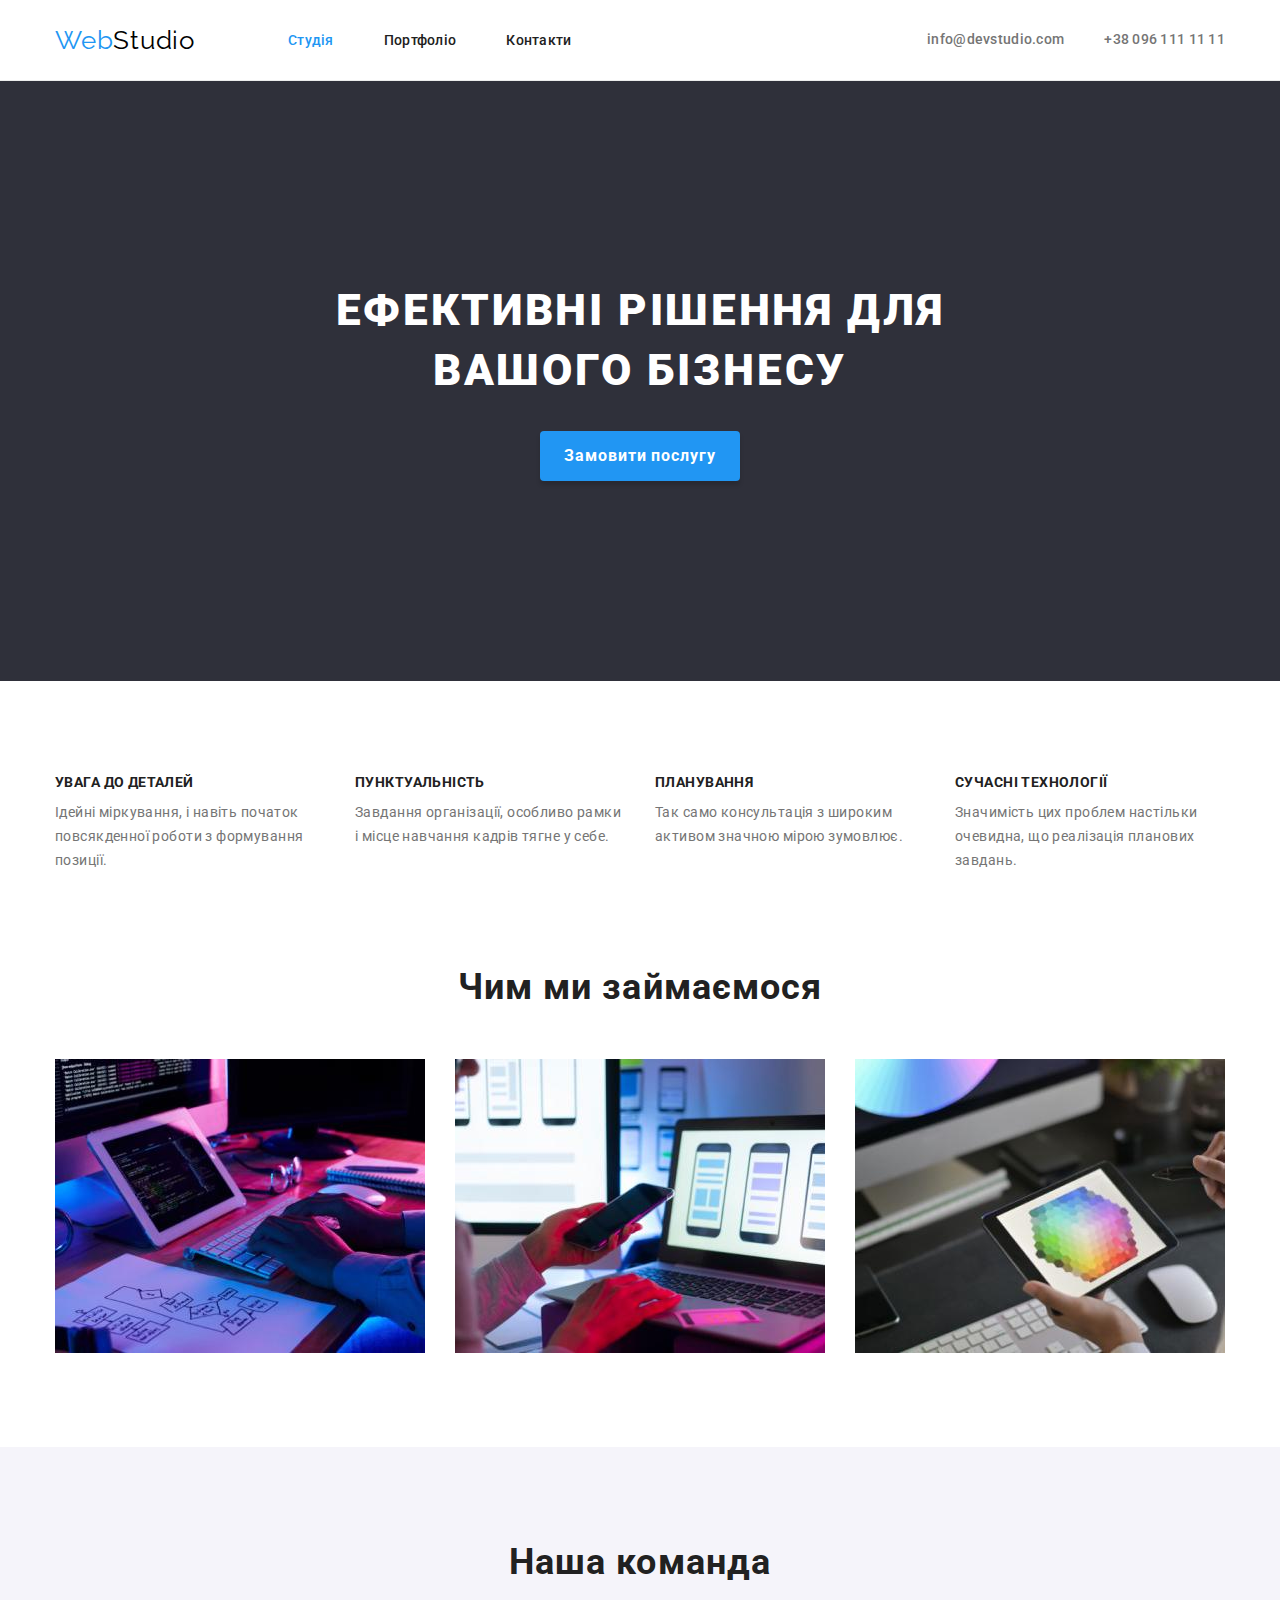
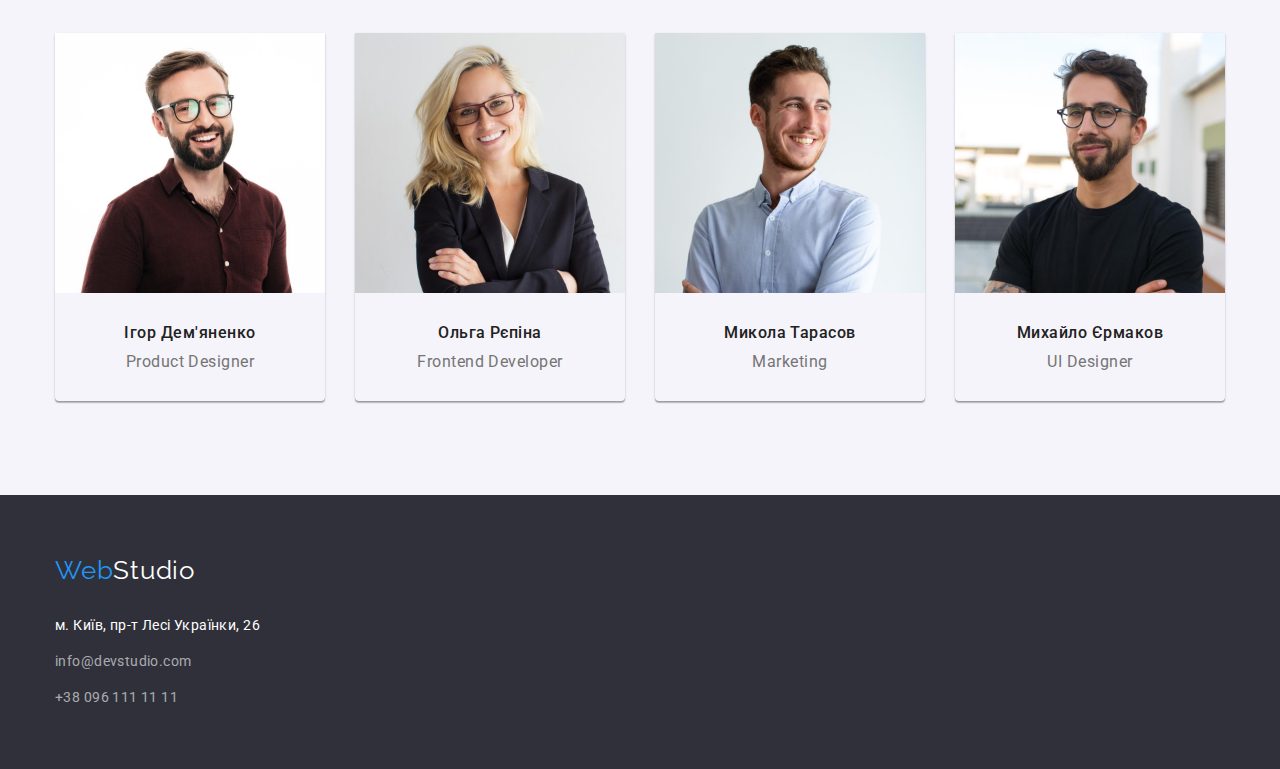
<file: index.html>
<!DOCTYPE html>
<html lang="uk">
<head>
    <meta charset="UTF-8">
    <meta http-equiv="X-UA-Compatible" content="IE=edge">
    <meta name="viewport" content="width=device-width, initial-scale=1.0">
    <title>Студія</title>
    <link rel="preconnect" href="https://fonts.googleapis.com">
    <link rel="preconnect" href="https://fonts.gstatic.com" crossorigin>
    <link href="https://fonts.googleapis.com/css2?family=Raleway:wght@700&family=Roboto:wght@400;500;700;900&display=swap"
        rel="stylesheet">
    <link rel="stylesheet" href="https://cdnjs.cloudflare.com/ajax/libs/modern-normalize/1.1.0/modern-normalize.min.css">
    <link rel="stylesheet" href="./css/styles.css">
</head>
<body>
    <header class="header-section">
        <div class="container header-box">
        <nav class="header-nav">
        <a href="#" class="header-logo link"><span class="accent">Web</span>Studio</a>
        <ul class="site-nav">
            <li class="item-nav"><a href="#" class="header-link link current">Студія</a></li>
            <li class="item-nav"><a href="./portfolio.html" class="header-link link">Портфоліо</a></li>
            <li class="item-nav"><a href="#" class="header-link link">Контакти</a></li>
        </ul>
        </nav>
        <ul class="auth-nav">
            <li class="item-auth"><a href="mailto:info@devstudio.com" class="heager-mail link">info@devstudio.com</a></li>
            <li class="item-auth"><a href="tel:+380961111111" class="header-tel link">+38 096 111 11 11</a></li>
        </ul>
        </div>
    </header>

    <main>
        <section class="head">
            <h1 class="title">ЕФЕКТИВНІ РІШЕННЯ ДЛЯ <br> ВАШОГО БІЗНЕСУ</h1>
            <button class="head-btn" type="button">Замовити послугу</button>
        </section>
        <section class="section no-padding">
            <div class="container">
            <h2 class="visually-hidden">Особливоті</h2>
            <ul class="peculiarities-list">
                <li class="item-text">
                    <h3 class="little-title">УВАГА ДО ДЕТАЛЕЙ</h3>
                    <p class="text">Ідейні міркування, і навіть початок повсякденної роботи з формування позиції.</p>
                </li>
                <li class="item-text">
                    <h3 class="little-title">ПУНКТУАЛЬНІСТЬ</h3>
                    <p class="text">Завдання організації, особливо рамки і місце навчання кадрів тягне у себе.</p>
                </li>
                <li class="item-text">
                    <h3 class="little-title">ПЛАНУВАННЯ</h3>
                    <p class="text">Так само консультація з широким активом значною мірою зумовлює.</p>
                </li>
                <li class="item-text">
                    <h3 class="little-title">СУЧАСНІ ТЕХНОЛОГІЇ</h3>
                    <p class="text">Значимість цих проблем настільки очевидна, що реалізація планових завдань.</p>
                </li>
            </ul>
            </div>
        </section>
        <section class="section">
            <div class="container">
         <h2 class="secondary-title">Чим ми займаємося</h2>  
          <ul class="visual-list">
            <li class="item-img"><img src="./images/box1.jpg" alt="десктопні додатки" width="370" height="294"></li>
            <li class="item-img"><img src="./images/box2.jpg" alt="мобільні додатки" width="370" height="294"></li>
            <li class="item-img"><img src="./images/box3.jpg" alt="дизайнерські рішення" width="370" height="294"></li>
          </ul>
        </div>
        </section>
        <section class="team section">
            <div class="container">
        <h2 class="secondary-title">Наша команда</h2>
         <ul class="team-list">
            <li class="item-name">
                <img src="./images/foto1.jpg" alt="Ігор Дем'яненко" width="270" height="260">
                <div class="name-content">
                <h3 class="name-title">Ігор Дем'яненко</h3>
                <p class="major-text">Product Designer</p>
                </div>
            </li>
            <li class="item-name">
                <img src="./images/foto2.jpg" alt="Ольга Рєпіна" width="270" height="260">
                <div class="name-content">
                <h3 class="name-title">Ольга Рєпіна</h3>
                <p class="major-text">Frontend Developer</p>
                </div>
            </li>
            <li class="item-name">
                <img src="./images/foto3.jpg" alt="Микола Тарасов" width="270" height="260">
                <div class="name-content">
                <h3 class="name-title">Микола Тарасов</h3>
                <p class="major-text">Marketing</p>
                </div>
            </li>
            <li class="item-name">
                <img src="./images/foto4.jpg" alt="Михайло Єрмаков" width="270" height="260">
                <div class="name-content">
                <h3 class="name-title">Михайло Єрмаков</h3>
                <p class="major-text">UI Designer</p>
                </div>
            </li>
         </ul>
        </div>
        </section>
    </main>
    <footer class="page-footer">
        <div class="container">
        <a href="#" class="footer-logo link"><span class="accent">Web</span>Studio</a>
        <address class="footer-info">
            <ul class="list-address">
                <li><a href="https://goo.gl/maps/q8VHC99o34qYa7t8A" target="_blank" class="footer-address link">м. Київ, пр-т Лесі Українки, 26</a></li>
                <li><a href="mailto:info@devstudio.com" class="footer-mail link">info@devstudio.com</a></li>
                <li><a href="tel:+380961111111" class="footer-tel link">+38 096 111 11 11</a></li>
            </ul>
        </address>  
        </div>
    </footer>
</body>
</html>
</file>
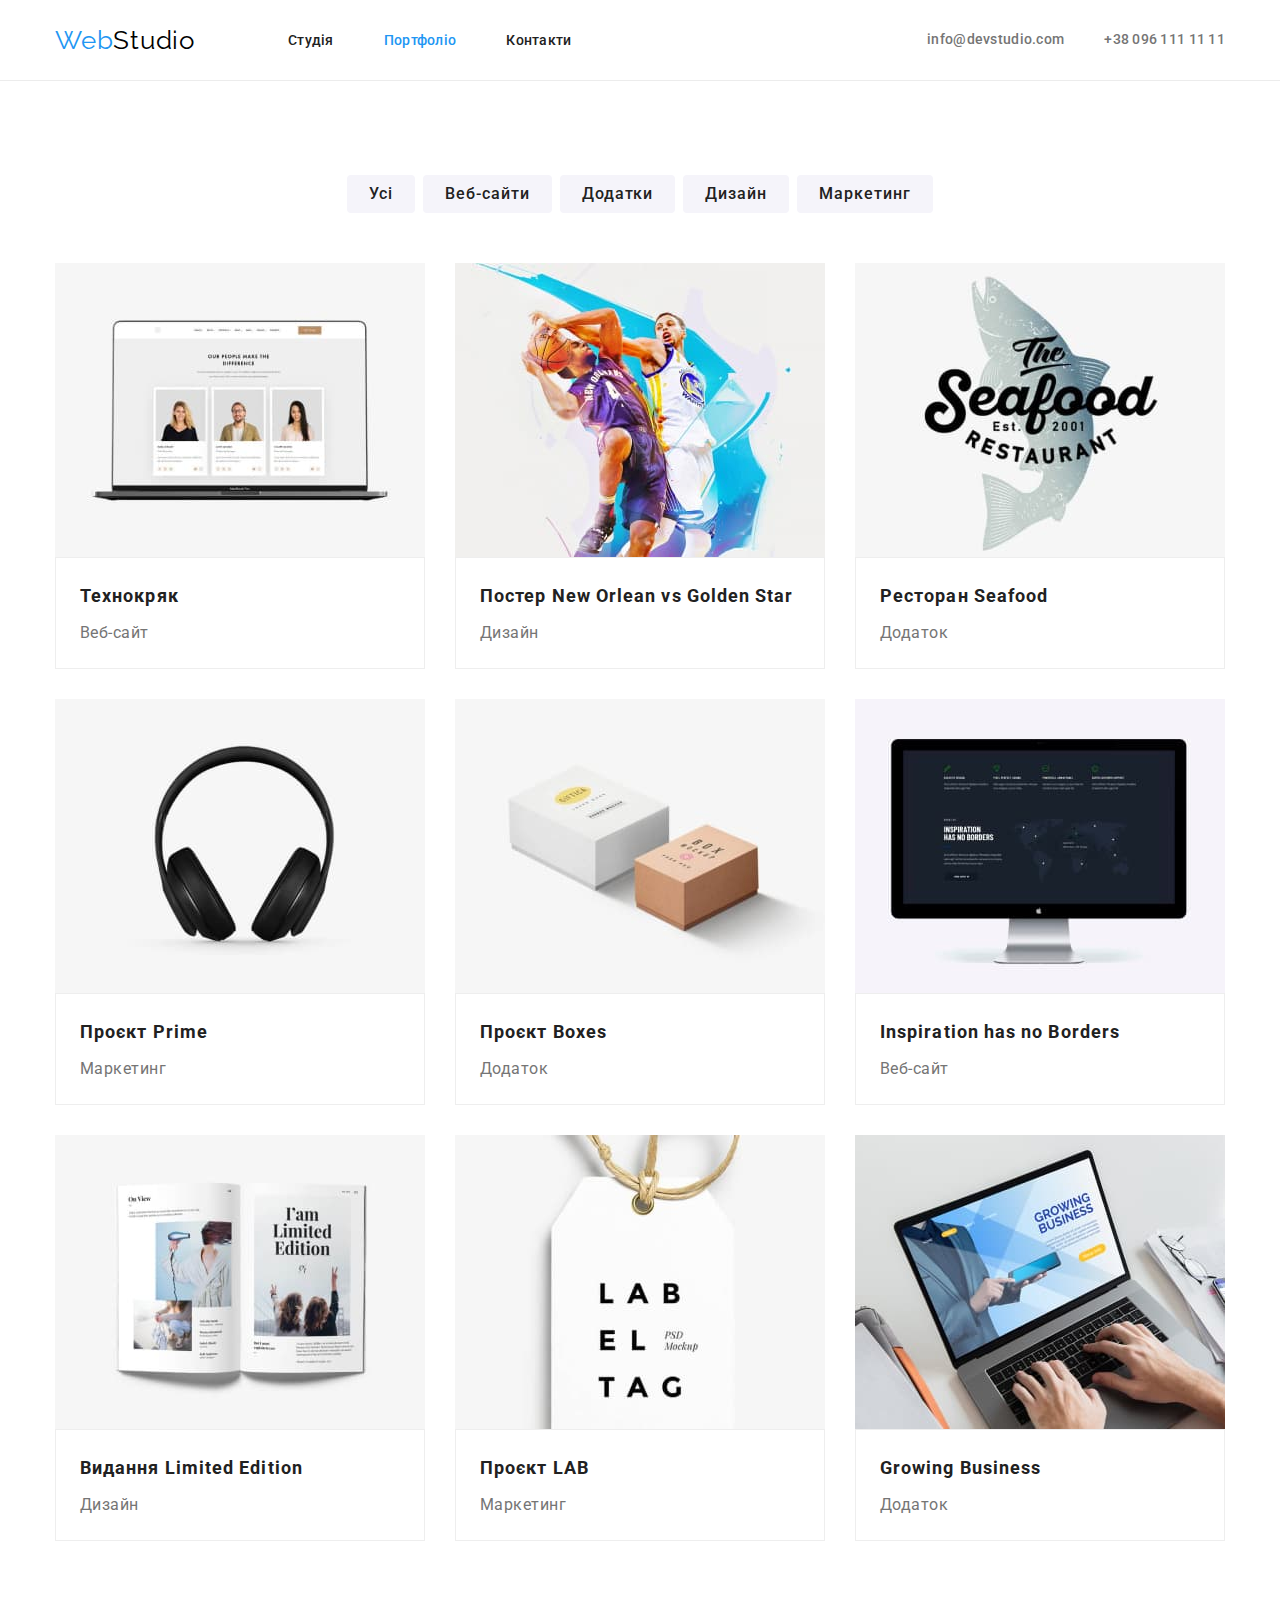
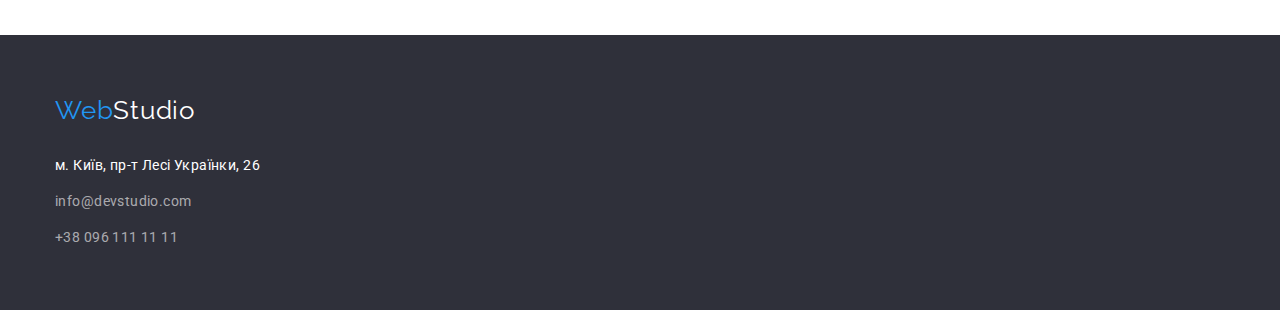
<file: portfolio.html>
<!DOCTYPE html>
<html lang="uk">

<head>
    <meta charset="UTF-8">
    <meta http-equiv="X-UA-Compatible" content="IE=edge">
    <meta name="viewport" content="width=device-width, initial-scale=1.0">
    <title>Портфоліо</title>
    <link rel="preconnect" href="https://fonts.googleapis.com">
    <link rel="preconnect" href="https://fonts.gstatic.com" crossorigin>
    <link href="https://fonts.googleapis.com/css2?family=Raleway:wght@700&family=Roboto:wght@400;500;700;900&display=swap"
        rel="stylesheet">
    <link rel="stylesheet" href="https://cdnjs.cloudflare.com/ajax/libs/modern-normalize/1.1.0/modern-normalize.min.css">
    <link rel="stylesheet" href="./css/styles.css">
</head>

<body>
    <header class="header-section">
        <div class="container header-box">
        <nav class="header-nav">
            <a href="#" class="header-logo link"><span class="accent">Web</span>Studio</a>
            <ul class="site-nav">
                <li class="item-nav"><a href="./index.html" class="header-link link">Студія</a></li>
                <li class="item-nav"><a href="#" class="header-link link current">Портфоліо</a></li>
                <li class="item-nav"><a href="#" class="header-link link">Контакти</a></li>
            </ul>
        </nav>
        <ul class="auth-nav">
            <li class="item-auth"><a href="mailto:info@devstudio.com" class="heager-mail link">info@devstudio.com</a></li>
            <li class="item-auth"><a href="tel:+380961111111" class="header-tel link">+38 096 111 11 11</a></li>
        </ul>
        </div>
    </header>

    <main>
    <section class="section">
        <div class="container">
    <h1 class="visually-hidden">Портфоліо</h1>
    <ul class="visually-list">
        <li class="list-btn">
            <button class="filter-btn" type="button">Усі</button>
        </li>
        <li class="list-btn">
            <button class="filter-btn" type="button">Веб-сайти</button>
        </li>
        <li class="list-btn">
            <button class="filter-btn" type="button">Додатки</button>
        </li>
        <li class="list-btn">
            <button class="filter-btn" type="button">Дизайн</button>
        </li>
        <li class="list-btn">
            <button class="filter-btn" type="button">Маркетинг</button>
        </li>
    </ul>
    <ul class="foto-list">
        <li class="item-foto">
            <a href="#" class="link">
            <img src="./images/project_1.jpg" alt="Технокряк" width="370" height="294">
            <div class="card-content">
            <h2 class="foto-title">Технокряк</h2>
            <p class="foto-text">Веб-сайт</p>
            </div>
            </a>
        </li>
        <li class="item-foto">
            <a href="#" class="link">
            <img src="./images/project_2.jpg" alt="Постер New Orlean vs Golden Star" width="370" height="294">
            <div class="card-content">
            <h2 class="foto-title">Постер New Orlean vs Golden Star</h2>
            <p class="foto-text">Дизайн</p>
            </div>
            </a>
        </li>
        <li class="item-foto">
            <a href="#" class="link">
            <img src="./images/project_3.jpg" alt="Ресторан Seafood" width="370" height="294">
            <div class="card-content">
            <h2 class="foto-title">Ресторан Seafood</h2>
            <p class="foto-text">Додаток</p>
            </div>
            </a>
        </li>
        <li class="item-foto">
            <a href="#" class="link">
            <img src="./images/project_4.jpg" alt="Проєкт Prime" width="370" height="294">
            <div class="card-content">
            <h2 class="foto-title">Проєкт Prime</h2>
            <p class="foto-text">Маркетинг</p>
            </div>
            </a>
        </li>
        <li class="item-foto">
            <a href="#" class="link">
            <img src="./images/project_5.jpg" alt="Проєкт Boxes" width="370" height="294">
            <div class="card-content">
            <h2 class="foto-title">Проєкт Boxes</h2>
            <p class="foto-text">Додаток</p>
            </div>
            </a>
        </li>
        <li class="item-foto">
            <a href="#" class="link">
            <img src="./images/project_6.jpg" alt="Inspiration has no Borders" width="370" height="294">
            <div class="card-content">
            <h2 class="foto-title">Inspiration has no Borders</h2>
            <p class="foto-text">Веб-сайт</p>
            </div>
            </a>
        </li>
        <li class="item-foto">
            <a href="#" class="link">
            <img src="./images/project_7.jpg" alt="Видання Limited Edition" width="370" height="294">
            <div class="card-content">
            <h2 class="foto-title">Видання Limited Edition</h2>
            <p class="foto-text">Дизайн</p>
            </div>
            </a>
        </li>
        <li class="item-foto">
            <a href="#" class="link">
            <img src="./images/project_8.jpg" alt="Проєкт LAB" width="370" height="294">
            <div class="card-content">
            <h2 class="foto-title">Проєкт LAB</h2>
            <p class="foto-text">Маркетинг</p>
            </div>
            </a>
        </li>
        <li class="item-foto">
            <a href="#" class="link">
            <img src="./images/project_9.jpg" alt="Growing Business" width="370" height="294">
            <div class="card-content">
            <h2 class="foto-title">Growing Business</h2>
            <p class="foto-text">Додаток</p>
            </div>
            </a>
        </li>
    </ul>
    </div>
    </section>
    </main>
    <footer class="page-footer">
        <div class="container">
        <a href="#" class="footer-logo link"><span class="accent">Web</span>Studio</a>
        <address class="footer-info">
            <ul class="list-address">
                <li><a href="https://goo.gl/maps/q8VHC99o34qYa7t8A" target="_blank" class="footer-address link">м. Київ,
                        пр-т Лесі Українки, 26</a></li>
                <li><a href="mailto:info@devstudio.com" class="footer-mail link">info@devstudio.com</a></li>
                <li><a href="tel:+380961111111" class="footer-tel link">+38 096 111 11 11</a></li>
            </ul>
        </address>
        </div>
    </footer>
</body>

</html>
</file>
<file: css/styles.css>
:root {
    --primary-text-color: #757575;
    --title-text-color: #212121;
    --secondary-text-color: #FFFFFF;
    --accent-color: #2196F3;
    --overlay-color: #EEEEEE;
    --logo-color: #000000;
    --btn-color: #188CE8;
    --transparent-color: rgba(255, 255, 255, 0.6);
    --primary-background-color: #FFFFFF;
    --secondary-background-color: #2F303A;
    --overlay-background-color: #F5F4FA;
    --line-color: #ECECEC;
    --card-set-gap: 30px;
}

p,
h1,
h2,
h3,
h4,
h5,
h6 {
    margin: 0;
    padding: 0;
}

ul {
    margin: 0;
    padding-left: 0;
    list-style: none;
}

button {
cursor: pointer;
}

img {
    display: block;
    max-width: 100%;
    height: auto;
}

body {
    font-family: 'Roboto', sans-serif;
    font-weight: 400;
    color: var(--primary-text-color);
    background-color: var(--primary-background-color);
}

.container {
    width: 1200px;
    padding: 0 15px;
    margin: 0 auto;
}

.header-section {
    border-bottom: 1px solid var(--line-color);
}

.header-box,
.header-nav,
.site-nav {
    display: flex;
    align-items: center;
}

.site-nav > .item-nav:not(:last-child) {
    margin-right: 50px;
}

.auth-nav {
    display: flex; 
    align-items: center;
    margin-left: auto;
}

.auth-nav > .item-auth:not(:last-child) {
    margin-right: 40px;
}

.header-logo {
    margin-right: 93px;
    font-family: 'Raleway', sans-serif;
    color: var(--logo-color);
    font-size: 26px;
    line-height: 1.19;
    letter-spacing: 0.03em;
}

.footer-logo {
    font-family: 'Raleway', sans-serif;
    color: var(--secondary-text-color);
    font-size: 26px;
    line-height: 1.19;
    letter-spacing: 0.03em;
}

.accent {
    color: var(--accent-color);
}

.link {
    text-decoration: none;
}

.header-link {
    padding: 32px 0px;
    font-weight: 500;
    font-size: 14px;
    line-height: 1.14;
    letter-spacing: 0.02em;
    color: var(--title-text-color);
}

.header-link:hover,
.header-link:focus {
    color: var(--accent-color);
}

.current {
    color: var(--accent-color);
}

.heager-mail,
.header-tel {
display: block;
padding: 32px 0px;
font-weight: 500;
font-size: 14px;
line-height: 1.14;
letter-spacing: 0.02em;
color: inherit;
}

.heager-mail:hover,
.heager-mail:focus,
.header-tel:hover,
.header-tel:focus {
    color: var(--accent-color);
}

.head {
    padding: 200px 0;
    text-align: center;
    background-color: var(--secondary-background-color);
}

.title {
margin-bottom: var(--card-set-gap);
font-weight: 900;
font-size: 44px;
line-height: 1.36;
letter-spacing: 0.06em;
text-transform: uppercase;
color: var(--secondary-text-color)
}

.head-btn {
    padding: 10px 24px;
    border: none;
    border-radius: 4px;
    font-family: inherit;
    background-color: var(--accent-color);
    color: var(--secondary-text-color);
    box-shadow: 0px 4px 4px rgba(0, 0, 0, 0.15);
    font-weight: 700;
    font-size: 16px;
    line-height: 1.88;
    letter-spacing: 0.06em;
}

.head-btn:hover,
.head-btn:focus {
    background-color: var(--btn-color);
}

.section {
    padding: 94px 0px;
}

.no-padding {
    padding-bottom: 0;
}

.peculiarities-list {
    display: flex;
    margin-left: calc(-1 * var(--card-set-gap));
}

.peculiarities-list>.item-text {
    flex-basis: calc(100%/4 - var(--card-set-gap));
    margin-left: var(--card-set-gap);
}

.little-title {
margin-bottom: 10px;
font-weight: 700;
font-size: 14px;
line-height: 1.14;
letter-spacing: 0.03em;
text-transform: uppercase;
color: var(--title-text-color);
}

.text {
font-size: 14px;
line-height: 1.71;
letter-spacing: 0.03em;
}

.secondary-title {
margin-bottom: 50px;
font-weight: 700;
font-size: 36px;
line-height: 1.17;
text-align: center;
letter-spacing: 0.03em;
color: var(--title-text-color);
}

.visual-list {
display: flex;
margin-left: calc(-1 * var(--card-set-gap));
}

.visual-list>.item-img {
flex-basis: calc(100%/3 - var(--card-set-gap));
margin-left: var(--card-set-gap);
}

.team {
background-color: var(--overlay-background-color);
}

.team-list {
display: flex;
margin-left: calc(-1 * var(--card-set-gap));
margin-top: calc(-1 * var(--card-set-gap));
}

.team-list>.item-name {
flex-basis: calc(100%/4 - var(--card-set-gap));
margin-left: var(--card-set-gap);
margin-top: var(--card-set-gap);
box-shadow: 0px 1px 3px rgb(0 0 0 / 12%), 0px 1px 1px rgb(0 0 0 / 14%), 0px 2px 1px rgb(0 0 0 / 20%);
border-radius: 0px 0px 4px 4px;
}

.name-content {
padding: var(--card-set-gap) 0;
margin-top: 0;
}

.name-title {
margin-bottom: 10px;
font-weight: 500;
font-size: 16px;
line-height: 1.19;
text-align: center;
letter-spacing: 0.03em;
color: var(--title-text-color);
}

.major-text {
font-size: 16px;
line-height: 1.19;
text-align: center;
letter-spacing: 0.03em;
}


.page-footer {
padding: 60px 0px;
background-color: var(--secondary-background-color);
}

.footer-info { 
margin-top: 28px;
font-style: normal;
}

.footer-address {
color: var(--secondary-text-color);
font-size: 14px;
line-height: 1.71;
letter-spacing: 0.03em;
}

.footer-mail,
.footer-tel {
display: block;
margin-top: 12px;
color: var(--transparent-color);
font-size: 14px;
line-height: 1.71;
letter-spacing: 0.03em;
}

.footer-address:hover,
.footer-address:focus,
.footer-mail:hover,
.footer-mail:focus,
.footer-tel:hover,
.footer-tel:focus {
    color: var(--accent-color);
}

.visually-hidden {
    position: absolute;
    width: 1px;
    height: 1px;
    margin: -1px;
    border: 0;
    padding: 0;
    white-space: nowrap;
    clip-path: inset(100%);
    clip: rect(0 0 0 0);
    overflow: hidden;
}

.visually-list {
    display: flex;
    justify-content: center;
    margin-bottom: 50px;
}

.visually-list > .list-btn:not(:last-child) {
    margin-right: 8px;
}

.filter-btn {
    padding: 6px 22px;
    border: none;
    border-radius: 4px;
    font-family: inherit;
    background-color: var(--overlay-background-color);
    color: var(--title-text-color);
    font-weight: 500;
    font-size: 16px;
    line-height: 1.62;
    text-align: center;
    letter-spacing: 0.06em;  
}

.filter-btn:hover,
.filter-btn:focus {
    background-color: var(--btn-color);
    color: var(--secondary-text-color);
    box-shadow: 0px 3px 1px rgba(0, 0, 0, 0.1), 0px 1px 2px rgba(0, 0, 0, 0.08), 0px 2px 2px rgba(0, 0, 0, 0.12);
}

.foto-list {
    display: flex;
    flex-wrap: wrap;
    margin-left: calc(-1 * var(--card-set-gap));
    margin-top: calc(-1 * var(--card-set-gap));
}

.foto-list>.item-foto {
    flex-basis: calc(100%/3 - var(--card-set-gap));
    margin-left: var(--card-set-gap);
    margin-top: var(--card-set-gap);
}

.card-content {
    padding: 20px 24px;
    margin-top: 0;
    border: 1px solid var(--overlay-color);
}

.foto-title {
margin-bottom: 4px;
font-weight: 700;
font-size: 18px;
line-height: 2;
letter-spacing: 0.06em;
color: var(--title-text-color)
}

.foto-text {
font-size: 16px;
line-height: 1.88;
letter-spacing: 0.03em;
color: var(--primary-text-color)
}
</file>
